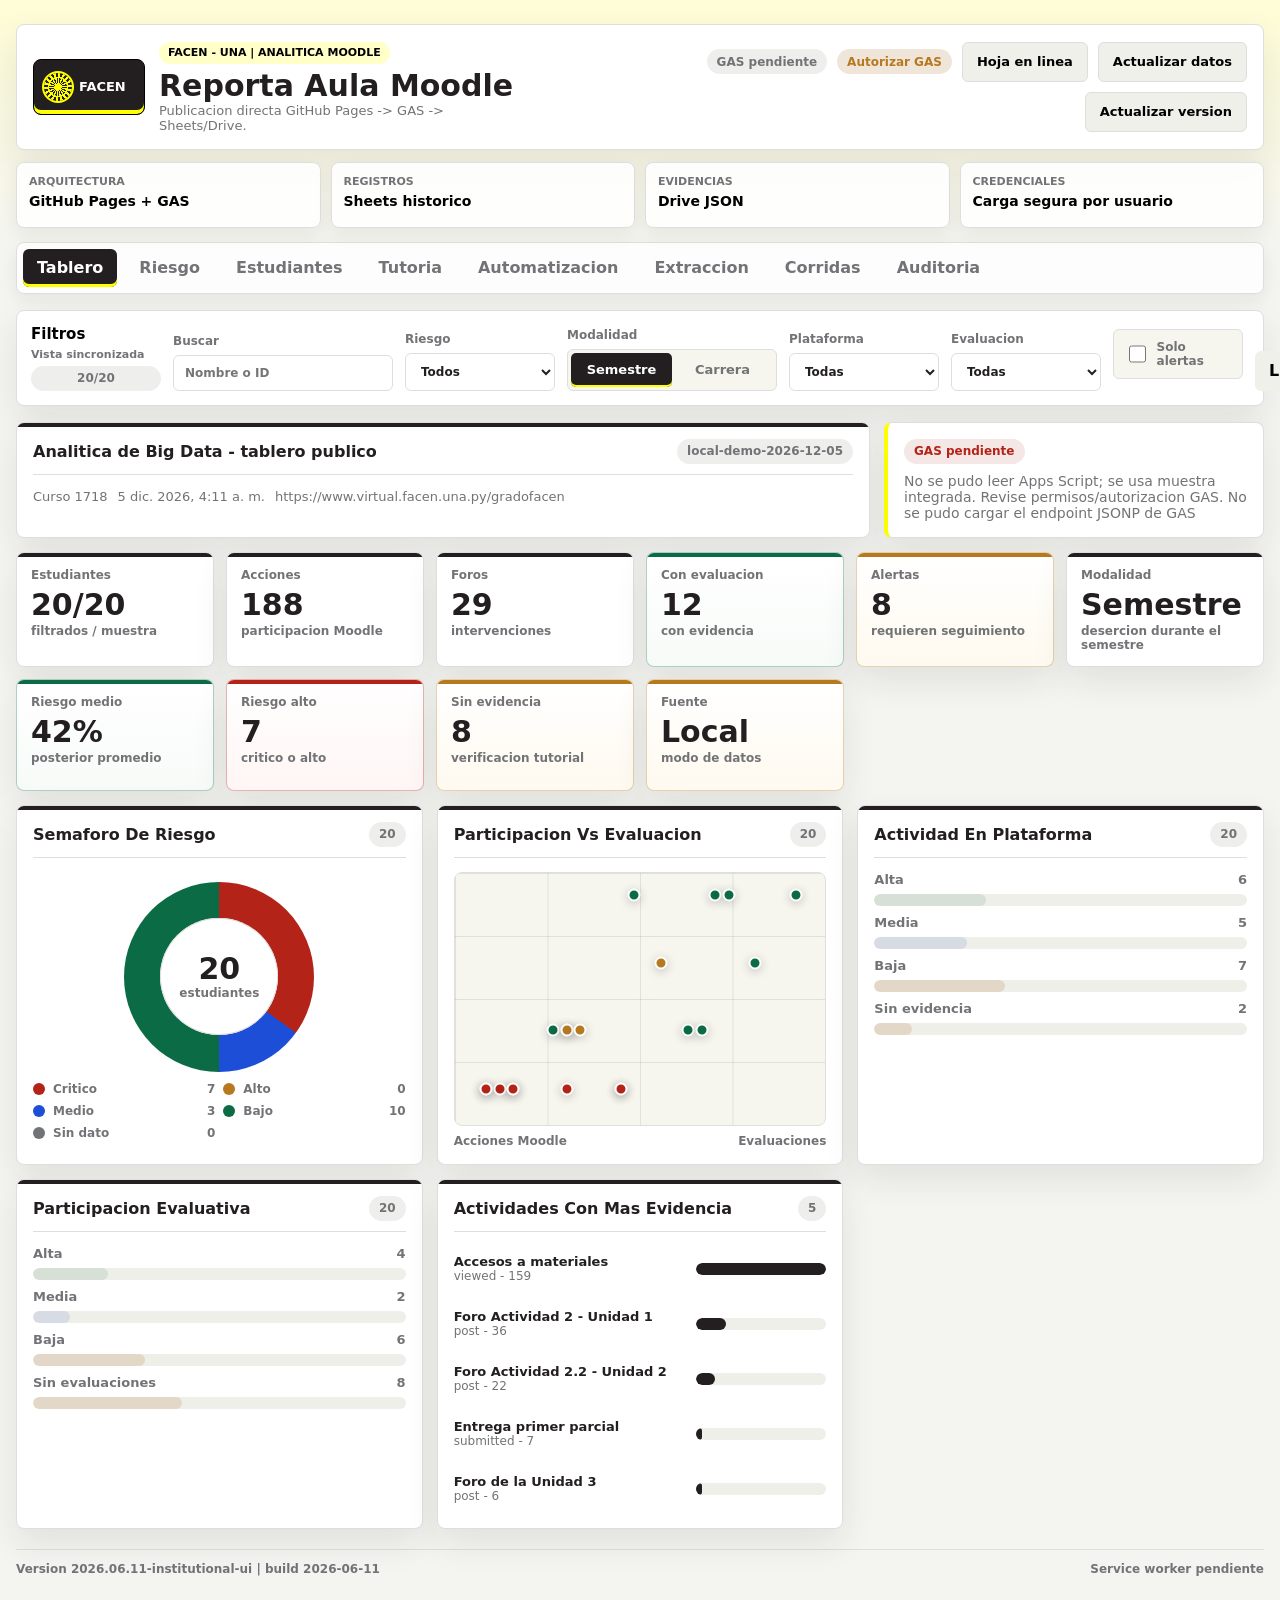
<file: index.html>
<!doctype html>
<html lang="es">
  <head>
    <meta charset="utf-8" />
    <meta name="viewport" content="width=device-width, initial-scale=1" />
    <meta name="theme-color" content="#231F20" />
    <title>Reporta Aula Moodle</title>
    <link rel="manifest" href="manifest.json" />
    <link rel="stylesheet" href="assets/pages-app.css?v=20260611-institutional-ui" />
  </head>
  <body>
    <main class="shell">
      <header class="topbar">
        <div class="brand-block">
          <div class="brand-mark" aria-hidden="true">
            <span class="brand-flower"></span>
            <strong>FACEN</strong>
          </div>
          <div class="brand-copy">
            <span class="eyebrow">FACEN - UNA | Analitica Moodle</span>
            <h1>Reporta Aula Moodle</h1>
            <p id="sheetTarget">Tablero operativo conectado con GAS, Google Sheets y Drive.</p>
          </div>
        </div>
        <div class="top-actions">
          <span id="authState" class="pill muted">Demo anonima</span>
          <span id="googleState" class="pill">GAS activo</span>
          <a
            class="sheet-button"
            href="https://docs.google.com/spreadsheets/d/1Ro2XmGKp9GH6Hj1zUtn_GW8WaMk4nlfVscO8vLO8a_8/edit?usp=sharing"
            target="_blank"
            rel="noopener noreferrer"
          >Hoja en linea</a>
          <button id="refreshRuns" class="secondary-action" type="button">Actualizar datos</button>
          <button id="updateVersion" class="secondary-action" type="button">Actualizar version</button>
          <button id="installApp" class="secondary-action" type="button" hidden>Instalar</button>
        </div>
      </header>

      <section class="ops-strip" aria-label="Estado operativo">
        <div>
          <span>Arquitectura</span>
          <strong>GitHub Pages + GAS</strong>
        </div>
        <div>
          <span>Registros</span>
          <strong>Sheets historico</strong>
        </div>
        <div>
          <span>Evidencias</span>
          <strong>Drive JSON</strong>
        </div>
        <div>
          <span>Credenciales</span>
          <strong>Carga segura por usuario</strong>
        </div>
      </section>

      <nav class="tabs" aria-label="Vistas">
        <button class="tab active" type="button" data-tab="dashboard">Tablero</button>
        <button class="tab" type="button" data-tab="risk">Riesgo</button>
        <button class="tab" type="button" data-tab="students">Estudiantes</button>
        <button class="tab" type="button" data-tab="tutor">Tutoria</button>
        <button class="tab" type="button" data-tab="automation">Automatizacion</button>
        <button class="tab" type="button" data-tab="extract">Extraccion</button>
        <button class="tab" type="button" data-tab="runs">Corridas</button>
        <button class="tab" type="button" data-tab="audit">Auditoria</button>
      </nav>

      <section class="filter-band" aria-label="Filtros globales">
        <div class="filter-heading">
          <strong>Filtros</strong>
          <small>Vista sincronizada</small>
          <span id="filterCount" class="pill muted">0/0</span>
        </div>
        <label>
          Buscar
          <input id="globalSearch" type="search" placeholder="Nombre o ID" />
        </label>
        <label>
          Riesgo
          <select id="riskFilter">
            <option value="all">Todos</option>
            <option value="critical-high">Critico y alto</option>
            <option value="critical">Critico</option>
            <option value="high">Alto</option>
            <option value="medium">Medio</option>
            <option value="low">Bajo</option>
          </select>
        </label>
        <div class="risk-mode-control" aria-label="Modalidad de desercion">
          <span>Modalidad</span>
          <div id="riskModeSwitch" class="segmented-control">
            <button class="active" type="button" data-risk-mode="semester">Semestre</button>
            <button type="button" data-risk-mode="career">Carrera</button>
          </div>
        </div>
        <label>
          Plataforma
          <select id="platformFilter">
            <option value="all">Todas</option>
            <option value="Alta">Alta</option>
            <option value="Media">Media</option>
            <option value="Baja">Baja</option>
            <option value="Sin evidencia">Sin evidencia</option>
          </select>
        </label>
        <label>
          Evaluacion
          <select id="evaluativeFilter">
            <option value="all">Todas</option>
            <option value="Alta">Alta</option>
            <option value="Media">Media</option>
            <option value="Baja">Baja</option>
            <option value="Sin evaluaciones">Sin evaluaciones</option>
          </select>
        </label>
        <label class="checkline block slim">
          <input id="alertOnly" type="checkbox" />
          Solo alertas
        </label>
        <button id="clearFilters" class="secondary" type="button">Limpiar</button>
      </section>

      <section id="dashboardView" class="view active">
        <section class="dashboard-head">
          <div class="panel course-panel">
            <div class="panel-head">
              <h2 id="courseTitle">Cargando reporte</h2>
              <span id="reportRunId" class="pill muted">--</span>
            </div>
            <div class="course-meta">
              <span id="courseId">Curso --</span>
              <span id="generatedAt">--</span>
              <span id="moodleBase">Moodle</span>
            </div>
          </div>
          <section class="status-card">
            <div>
              <span id="currentStatus" class="pill muted">Cargando</span>
              <p id="statusMessage">Conectando GitHub Pages con Apps Script.</p>
            </div>
          </section>
        </section>

        <section id="kpiGrid" class="kpi-grid"></section>

        <section class="analytics-grid">
          <article class="panel risk-donut-panel">
            <div class="panel-head">
              <h2>Semaforo De Riesgo</h2>
              <span id="riskDonutTotal" class="pill muted">0</span>
            </div>
            <div id="riskDonut" class="donut-wrap"></div>
            <div id="riskDonutLegend" class="legend-grid"></div>
          </article>

          <article class="panel scatter-panel">
            <div class="panel-head">
              <h2>Participacion Vs Evaluacion</h2>
              <span id="scatterTotal" class="pill muted">0</span>
            </div>
            <div id="scatterPlot" class="scatter-plot"></div>
            <div class="axis-copy">
              <span>Acciones Moodle</span>
              <span>Evaluaciones</span>
            </div>
          </article>

          <article class="panel">
            <div class="panel-head">
              <h2>Actividad En Plataforma</h2>
              <span id="platformTotal" class="pill muted">0</span>
            </div>
            <div id="platformBars" class="bar-stack"></div>
          </article>

          <article class="panel">
            <div class="panel-head">
              <h2>Participacion Evaluativa</h2>
              <span id="evaluativeTotal" class="pill muted">0</span>
            </div>
            <div id="evaluativeBars" class="bar-stack"></div>
          </article>

          <article class="panel activity-panel">
            <div class="panel-head">
              <h2>Actividades Con Mas Evidencia</h2>
              <span id="activityCount" class="pill muted">0</span>
            </div>
            <div id="activityBars" class="activity-bars"></div>
          </article>
        </section>
      </section>

      <section id="riskView" class="view">
        <section id="modelKpis" class="kpi-grid compact-wide"></section>
        <section class="risk-layout">
          <article class="panel">
            <div class="panel-head">
              <h2>Probabilidad De Desercion</h2>
              <span id="riskTotal" class="pill muted">0</span>
            </div>
            <span id="activeRiskMode" class="pill muted">Semestre</span>
            <div id="riskBars" class="bar-stack"></div>
          </article>

          <article class="panel">
            <div class="panel-head">
              <h2>Bandas De Probabilidad</h2>
              <span id="probabilityBandTotal" class="pill muted">0</span>
            </div>
            <div id="probabilityBands" class="bar-stack"></div>
          </article>

          <article class="panel risk-table-panel">
            <div class="panel-head">
              <h2>Priorizacion</h2>
              <span id="riskHighCount" class="pill muted">0</span>
            </div>
            <div id="riskTable" class="risk-table"></div>
          </article>

          <article class="panel bayes-panel">
            <div class="panel-head">
              <h2>Ruta Bayesiana Del Pronostico</h2>
              <span id="bayesStepCount" class="pill muted">0</span>
            </div>
            <div class="bayes-summary">
              <div>
                <span>Caso trazado</span>
                <strong id="bayesSubject">Sin datos</strong>
              </div>
              <div>
                <span>Prior</span>
                <strong id="bayesPrior">0%</strong>
              </div>
              <div>
                <span>Posterior</span>
                <strong id="bayesPosterior">0%</strong>
              </div>
              <div>
                <span>Ajuste total</span>
                <strong id="bayesDelta">0 pp</strong>
              </div>
            </div>
            <div id="bayesFlow" class="bayes-flow"></div>
          </article>

          <article class="panel evidence-panel">
            <div class="panel-head">
              <h2>Evidencia Bayesiana</h2>
              <span id="evidenceCount" class="pill muted">0</span>
            </div>
            <div id="evidenceTable" class="evidence-table"></div>
          </article>
        </section>
      </section>

      <section id="studentsView" class="view">
        <section class="students-layout">
          <article class="panel students-panel">
            <div class="panel-head">
              <h2>Estudiantes</h2>
              <span id="studentCount" class="pill muted">0</span>
            </div>
            <div class="student-tools">
              <input id="studentSearch" type="search" placeholder="Buscar" />
              <select id="studentFilter" aria-label="Filtro de estudiantes">
                <option value="all">Todos</option>
                <option value="high-risk">Riesgo alto</option>
                <option value="alerts">Con alerta</option>
                <option value="without-evidence">Sin evidencia</option>
                <option value="without-grades">Sin evaluaciones</option>
              </select>
            </div>
            <div id="studentsTable" class="students-table"></div>
          </article>

          <aside class="panel detail-panel">
            <div class="panel-head">
              <h2>Detalle</h2>
              <span id="detailAlert" class="pill muted">--</span>
            </div>
            <div id="studentDetail" class="student-detail"></div>
          </aside>
        </section>
      </section>

      <section id="tutorView" class="view">
        <section class="tutor-layout">
          <article class="panel">
            <div class="panel-head">
              <h2>Desempeno Del Tutor</h2>
              <span id="tutorLevel" class="pill muted">Sin dato</span>
            </div>
            <div id="tutorKpis" class="kpi-grid compact"></div>
          </article>

          <article class="panel">
            <div class="panel-head">
              <h2>Actividad Tutorial</h2>
              <span id="tutorActivityCount" class="pill muted">0</span>
            </div>
            <div id="tutorActivityBars" class="activity-bars"></div>
          </article>

          <article class="panel tutor-roster-panel">
            <div class="panel-head">
              <h2>Tutores Identificados</h2>
              <span id="tutorRosterCount" class="pill muted">0</span>
            </div>
            <div id="tutorRoster" class="tutor-roster"></div>
          </article>
        </section>
      </section>

      <section id="automationView" class="view">
        <section class="automation-layout">
          <article class="panel">
            <div class="panel-head">
              <h2>Automatizacion Semanal</h2>
              <span id="automationState" class="pill">Propuesta</span>
            </div>
            <div id="automationDetail" class="detail-grid single"></div>
          </article>

          <article class="panel">
            <div class="panel-head">
              <h2>Flujo Previsto</h2>
              <span class="pill muted">Institucional</span>
            </div>
            <div class="timeline-list">
              <div><strong>1</strong><span>Extraer participacion Moodle semanalmente.</span></div>
              <div><strong>2</strong><span>Calcular indicadores y riesgo bayesiano trazable.</span></div>
              <div><strong>3</strong><span>Guardar resumen y auditoria en Google Sheets.</span></div>
              <div><strong>4</strong><span>Guardar evidencias JSON en la carpeta Drive configurada.</span></div>
            </div>
          </article>
        </section>
      </section>

      <section id="extractView" class="view">
        <section class="extract-grid">
          <form id="runForm" class="panel">
            <div class="panel-head">
              <h2>Conexion GAS</h2>
              <span class="pill muted">Sheets + Drive</span>
            </div>
            <label>
              Apps Script Web App
              <input id="gasUrl" name="gas_url" type="url" placeholder="https://script.google.com/macros/s/XXXXX/exec" />
            </label>
            <label>
              Aula Moodle
              <input name="moodle_base_url" type="url" value="https://www.virtual.facen.una.py/gradofacen" />
            </label>
            <div class="grid-two">
              <label>
                Curso ID
                <input name="course_id" type="number" min="1" value="1718" />
              </label>
              <label>
                Actividades max.
                <input name="max_activities" type="number" min="1" max="60" value="25" />
              </label>
            </div>
            <div class="grid-two">
              <label>
                Hoja de registros
                <input name="spreadsheet_id" value="1Ro2XmGKp9GH6Hj1zUtn_GW8WaMk4nlfVscO8vLO8a_8" readonly />
              </label>
              <div class="credential-box">
                <span>Modo credenciales</span>
                <strong id="credentialStatus">Carga por usuario</strong>
              </div>
            </div>
            <label>
              Nota
              <textarea name="notes" rows="3">Cada usuario carga sus credenciales en el modulo seguro de Apps Script. La contrasena se usa solo para la corrida y no se guarda en Sheets, Drive ni GitHub Pages.</textarea>
            </label>
            <div class="form-row">
              <button id="runButton" type="submit">Verificar GAS</button>
              <button id="generateExtraction" type="button">Generar extraccion Moodle</button>
              <button id="generateDemo" class="secondary" type="button">Generar muestra</button>
              <a class="buttonlike secondary" href="https://docs.google.com/spreadsheets/d/1Ro2XmGKp9GH6Hj1zUtn_GW8WaMk4nlfVscO8vLO8a_8/edit?usp=sharing" target="_blank" rel="noopener noreferrer">Abrir hoja</a>
              <a class="buttonlike secondary" href="https://script.google.com/u/0/home/projects/1_wepzWMyJH-DgdhE3Wsu_Ci0QSikfhEcgWJipJdhXAjyYIfEq5up3hz-/edit" target="_blank" rel="noopener noreferrer">Abrir GAS</a>
              <a class="buttonlike secondary" href="https://github.com/diegomezapy/reporta_aula_moodle">Repositorio</a>
            </div>
          </form>

          <article class="panel secure-extractor-panel">
            <div class="panel-head">
              <h2>Carga segura Moodle</h2>
              <a id="openSecureExtractor" class="buttonlike secondary" href="https://script.google.com/macros/s/AKfycbxuC1G3DN8tRh__ytHyaYYr24jWK_8-sxRuuuwl2jtMPzTMyLfFAcBkZ32xGdF0FtLTDA/exec?view=extractor" target="_blank" rel="noopener noreferrer">Abrir modulo</a>
            </div>
            <iframe id="gasExtractorFrame" class="gas-extractor-frame" title="Carga segura de credenciales Moodle por Apps Script"></iframe>
          </article>

          <article class="panel result-panel">
            <div class="panel-head">
              <h2>Evidencias</h2>
              <span id="fileCount" class="pill muted">0</span>
            </div>
            <div id="files" class="file-list"></div>
          </article>
        </section>
      </section>

      <section id="runsView" class="view">
        <section class="panel runs-panel">
          <div class="panel-head">
            <h2>Corridas</h2>
            <span id="runCount" class="pill muted">0</span>
          </div>
          <div id="runsTable" class="runs-table"></div>
        </section>
      </section>

      <section id="auditView" class="view">
        <section class="panel">
          <div class="panel-head">
            <h2>Auditoria Y Buenas Practicas</h2>
            <span id="auditCount" class="pill muted">0</span>
          </div>
          <div id="auditTable" class="audit-table"></div>
        </section>
      </section>
      <footer class="app-footer">
        <span id="versionStamp">Version --</span>
        <span id="cacheState">Cache pendiente</span>
      </footer>
    </main>
    <script src="assets/pages-app.js?v=20260611-institutional-ui"></script>
  </body>
</html>
</file>
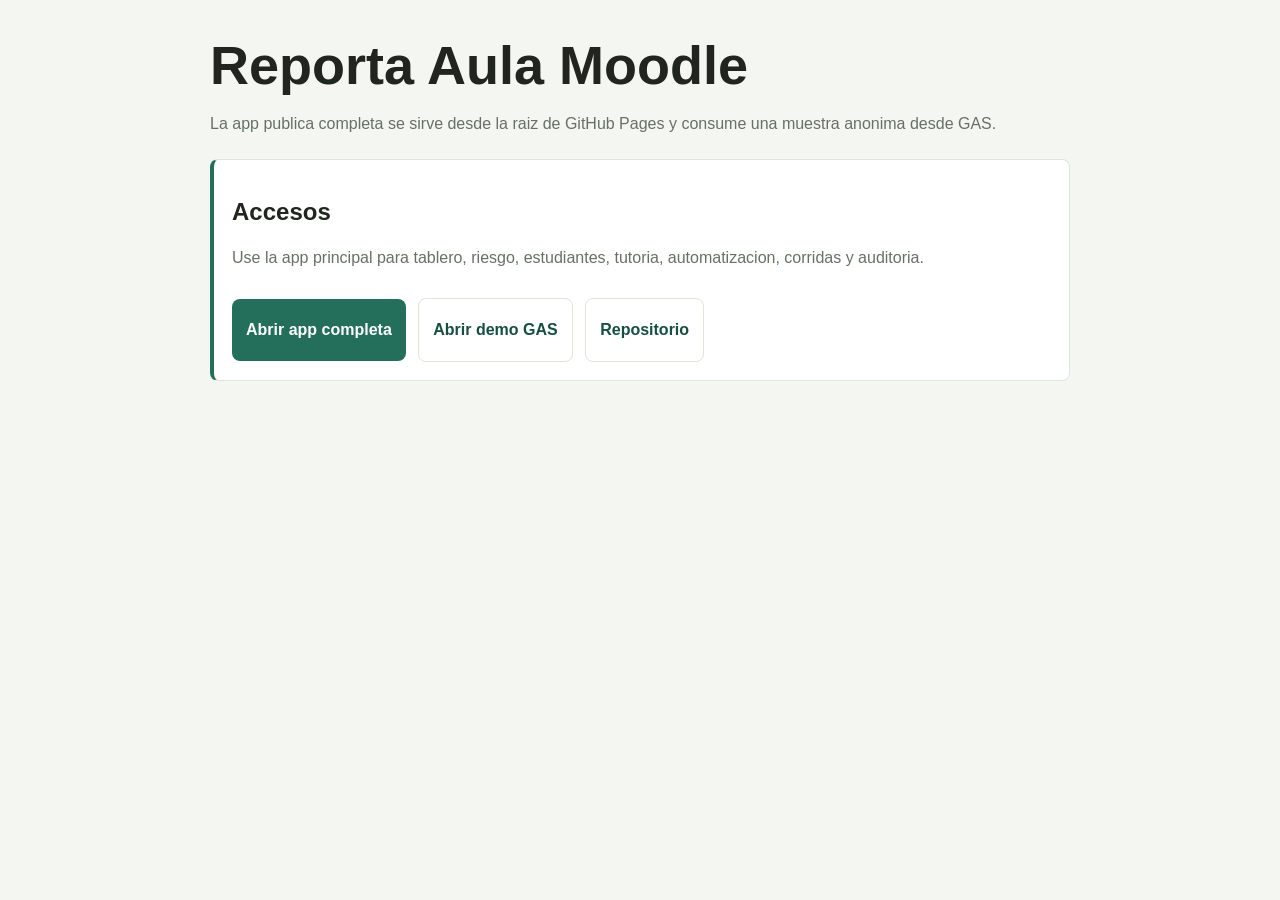
<file: docs/index.html>
<!doctype html>
<html lang="es">
  <head>
    <meta charset="utf-8" />
    <meta name="viewport" content="width=device-width, initial-scale=1" />
    <title>Reporta Aula Moodle - Documentacion</title>
    <style>
      body {
        margin: 0;
        min-height: 100vh;
        background: #f4f6f2;
        color: #20251f;
        font-family: Arial, Helvetica, sans-serif;
      }

      main {
        width: min(860px, calc(100% - 32px));
        margin: 0 auto;
        padding: 34px 0;
      }

      h1 {
        margin: 0 0 10px;
        font-size: clamp(30px, 6vw, 54px);
      }

      p {
        color: #667164;
        line-height: 1.55;
      }

      .panel {
        margin-top: 22px;
        border: 1px solid #dfe5dc;
        border-left: 4px solid #246f5c;
        border-radius: 8px;
        background: #ffffff;
        padding: 18px;
      }

      a {
        display: inline-flex;
        align-items: center;
        justify-content: center;
        min-height: 42px;
        margin: 12px 8px 0 0;
        border-radius: 8px;
        background: #246f5c;
        color: #ffffff;
        padding: 10px 14px;
        font-weight: 700;
        text-decoration: none;
      }

      a.secondary {
        border: 1px solid #dfe5dc;
        background: #ffffff;
        color: #164f42;
      }
    </style>
  </head>
  <body>
    <main>
      <h1>Reporta Aula Moodle</h1>
      <p>La app publica completa se sirve desde la raiz de GitHub Pages y consume una muestra anonima desde GAS.</p>
      <section class="panel">
        <h2>Accesos</h2>
        <p>Use la app principal para tablero, riesgo, estudiantes, tutoria, automatizacion, corridas y auditoria.</p>
        <a href="https://diegomezapy.github.io/reporta_aula_moodle/">Abrir app completa</a>
        <a class="secondary" href="https://script.google.com/macros/s/AKfycbzzr2X40ajp0AlTeD4jbHNZzsugkGeHzVtEa_s73kZTJQhQuCe0FrHaLg0PAwu7vHa-qg/exec">Abrir demo GAS</a>
        <a class="secondary" href="https://github.com/diegomezapy/reporta_aula_moodle">Repositorio</a>
      </section>
    </main>
  </body>
</html>
</file>
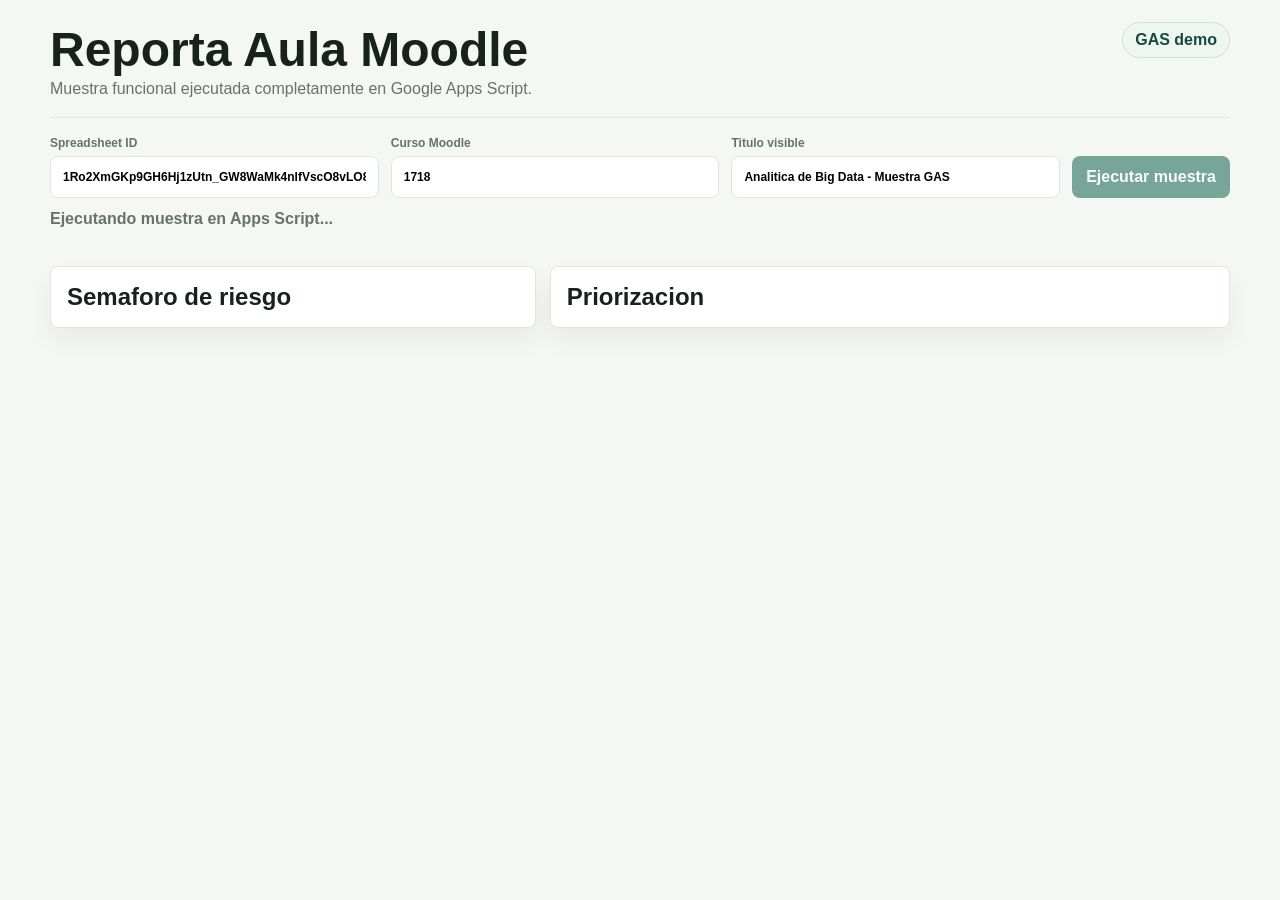
<file: gas/Index.html>
<!doctype html>
<html lang="es">
  <head>
    <base target="_top" />
    <meta charset="utf-8" />
    <meta name="viewport" content="width=device-width, initial-scale=1" />
    <style>
      :root {
        --bg: #f5f7f4;
        --panel: #ffffff;
        --ink: #17221d;
        --muted: #64736b;
        --line: #dfe6df;
        --brand: #246f5c;
        --good: #22724f;
        --warn: #a15f1b;
        --bad: #a13b35;
      }

      * {
        box-sizing: border-box;
      }

      body {
        margin: 0;
        background: var(--bg);
        color: var(--ink);
        font-family: Arial, Helvetica, sans-serif;
      }

      main {
        width: min(1180px, calc(100% - 28px));
        margin: 0 auto;
        padding: 22px 0 36px;
      }

      header {
        display: flex;
        justify-content: space-between;
        gap: 16px;
        align-items: flex-start;
        border-bottom: 1px solid var(--line);
        padding-bottom: 16px;
      }

      h1,
      h2,
      p {
        margin: 0;
      }

      h1 {
        font-size: clamp(28px, 5vw, 48px);
      }

      p {
        color: var(--muted);
        line-height: 1.5;
      }

      .badge {
        border: 1px solid #cfe1d9;
        border-radius: 999px;
        background: #edf6f1;
        color: #164a3d;
        font-weight: 700;
        padding: 8px 12px;
        white-space: nowrap;
      }

      .grid {
        display: grid;
        grid-template-columns: repeat(4, minmax(0, 1fr));
        gap: 12px;
        margin-top: 18px;
      }

      .panel,
      .kpi {
        border: 1px solid var(--line);
        border-radius: 8px;
        background: var(--panel);
        padding: 16px;
        box-shadow: 0 12px 24px rgba(24, 36, 29, 0.06);
      }

      .kpi span {
        display: block;
        color: var(--muted);
        font-size: 12px;
        font-weight: 700;
      }

      .kpi strong {
        display: block;
        margin-top: 8px;
        font-size: 28px;
      }

      .toolbar {
        display: grid;
        grid-template-columns: repeat(3, minmax(0, 1fr)) auto;
        gap: 12px;
        margin-top: 18px;
        align-items: end;
      }

      label {
        display: grid;
        gap: 6px;
        color: var(--muted);
        font-size: 12px;
        font-weight: 700;
      }

      input {
        min-height: 42px;
        border: 1px solid var(--line);
        border-radius: 8px;
        padding: 10px 12px;
        font: inherit;
      }

      button {
        min-height: 42px;
        border: 0;
        border-radius: 8px;
        background: var(--brand);
        color: #ffffff;
        cursor: pointer;
        font: inherit;
        font-weight: 700;
        padding: 10px 14px;
      }

      button:disabled {
        opacity: 0.6;
      }

      .layout {
        display: grid;
        grid-template-columns: 1fr 1.4fr;
        gap: 14px;
        margin-top: 14px;
      }

      .bars {
        display: grid;
        gap: 10px;
      }

      .bar-label {
        display: flex;
        justify-content: space-between;
        gap: 12px;
        color: var(--muted);
        font-weight: 700;
      }

      .track {
        height: 10px;
        border-radius: 999px;
        background: #edf1ec;
        overflow: hidden;
      }

      .fill {
        height: 100%;
        border-radius: inherit;
        background: var(--brand);
      }

      table {
        width: 100%;
        border-collapse: collapse;
        font-size: 13px;
      }

      th,
      td {
        border-bottom: 1px solid var(--line);
        padding: 10px 8px;
        text-align: left;
        vertical-align: top;
      }

      th {
        color: var(--muted);
        font-size: 11px;
        text-transform: uppercase;
      }

      .risk-Critico,
      .risk-Alto {
        color: var(--bad);
        font-weight: 700;
      }

      .risk-Medio {
        color: var(--warn);
        font-weight: 700;
      }

      .risk-Bajo {
        color: var(--good);
        font-weight: 700;
      }

      #status {
        margin-top: 12px;
        min-height: 24px;
        color: var(--muted);
        font-weight: 700;
      }

      @media (max-width: 860px) {
        header,
        .toolbar,
        .layout,
        .grid {
          grid-template-columns: 1fr;
        }
      }
    </style>
  </head>
  <body>
    <main>
      <header>
        <div>
          <h1>Reporta Aula Moodle</h1>
          <p>Muestra funcional ejecutada completamente en Google Apps Script.</p>
        </div>
        <span class="badge">GAS demo</span>
      </header>

      <section class="toolbar">
        <label>
          Spreadsheet ID
          <input id="spreadsheetId" value="1Ro2XmGKp9GH6Hj1zUtn_GW8WaMk4nlfVscO8vLO8a_8" />
        </label>
        <label>
          Curso Moodle
          <input id="courseId" value="1718" />
        </label>
        <label>
          Titulo visible
          <input id="courseTitle" value="Analitica de Big Data - Muestra GAS" />
        </label>
        <button id="runButton" type="button">Ejecutar muestra</button>
      </section>
      <div id="status">Listo.</div>

      <section id="kpis" class="grid"></section>

      <section class="layout">
        <article class="panel">
          <h2>Semaforo de riesgo</h2>
          <div id="bars" class="bars"></div>
        </article>
        <article class="panel">
          <h2>Priorizacion</h2>
          <div id="table"></div>
        </article>
      </section>
    </main>

    <script>
      const statusBox = document.querySelector("#status");
      const runButton = document.querySelector("#runButton");
      const kpis = document.querySelector("#kpis");
      const bars = document.querySelector("#bars");
      const table = document.querySelector("#table");

      function percent(value) {
        return `${Math.round(Number(value || 0) * 100)}%`;
      }

      function number(value) {
        return new Intl.NumberFormat("es-PY").format(value || 0);
      }

      function kpi(label, value, sub) {
        const item = document.createElement("article");
        item.className = "kpi";
        item.innerHTML = `<span>${label}</span><strong>${value}</strong><span>${sub || ""}</span>`;
        return item;
      }

      function render(report) {
        const rows = report.summaries || [];
        const model = report.model_version || "gas_demo";
        kpis.replaceChildren(
          kpi("Estudiantes", number(report.kpis.total_students), "muestra"),
          kpi("Alertas", number(report.kpis.alerts), "seguimiento"),
          kpi("Riesgo medio", percent(report.kpis.average_risk), model),
          kpi("Acciones", number(report.kpis.actions), "Moodle demo"),
        );

        const total = Math.max(rows.length, 1);
        bars.replaceChildren();
        ["Critico", "Alto", "Medio", "Bajo"].forEach((level) => {
          const count = Number((report.kpis.risk || {})[level] || 0);
          const row = document.createElement("div");
          row.innerHTML = `
            <div class="bar-label"><span>${level}</span><strong>${count}</strong></div>
            <div class="track"><div class="fill" style="width:${Math.round((count / total) * 100)}%"></div></div>
          `;
          bars.appendChild(row);
        });

        const sorted = [...rows].sort((a, b) => Number(b.bayesian_posterior_probability) - Number(a.bayesian_posterior_probability));
        table.innerHTML = `
          <table>
            <thead><tr><th>Estudiante</th><th>Posterior</th><th>Riesgo</th><th>Evidencia</th></tr></thead>
            <tbody>
              ${sorted
                .map(
                  (row) => `
                <tr>
                  <td><strong>${row.name}</strong><br><small>${row.email}</small></td>
                  <td>${percent(row.bayesian_posterior_probability)}</td>
                  <td class="risk-${row.desertion_risk_level}">${row.desertion_risk_level}</td>
                  <td>${row.desertion_risk_factors}</td>
                </tr>`,
                )
                .join("")}
            </tbody>
          </table>
        `;
      }

      function runSample() {
        runButton.disabled = true;
        statusBox.textContent = "Ejecutando muestra en Apps Script...";
        const form = {
          spreadsheetId: document.querySelector("#spreadsheetId").value.trim(),
          courseId: document.querySelector("#courseId").value.trim(),
          courseTitle: document.querySelector("#courseTitle").value.trim(),
        };
        google.script.run
          .withSuccessHandler((result) => {
            runButton.disabled = false;
            if (!result || !result.ok) {
              statusBox.textContent = (result && result.error) || "No se pudo ejecutar.";
              return;
            }
            statusBox.textContent = `Muestra ejecutada y guardada en Sheets. Run: ${result.report.run_id}`;
            render(result.report);
          })
          .withFailureHandler((error) => {
            runButton.disabled = false;
            statusBox.textContent = error.message || String(error);
          })
          .runGasSample(form);
      }

      runButton.addEventListener("click", runSample);
      runSample();
    </script>
  </body>
</html>
</file>
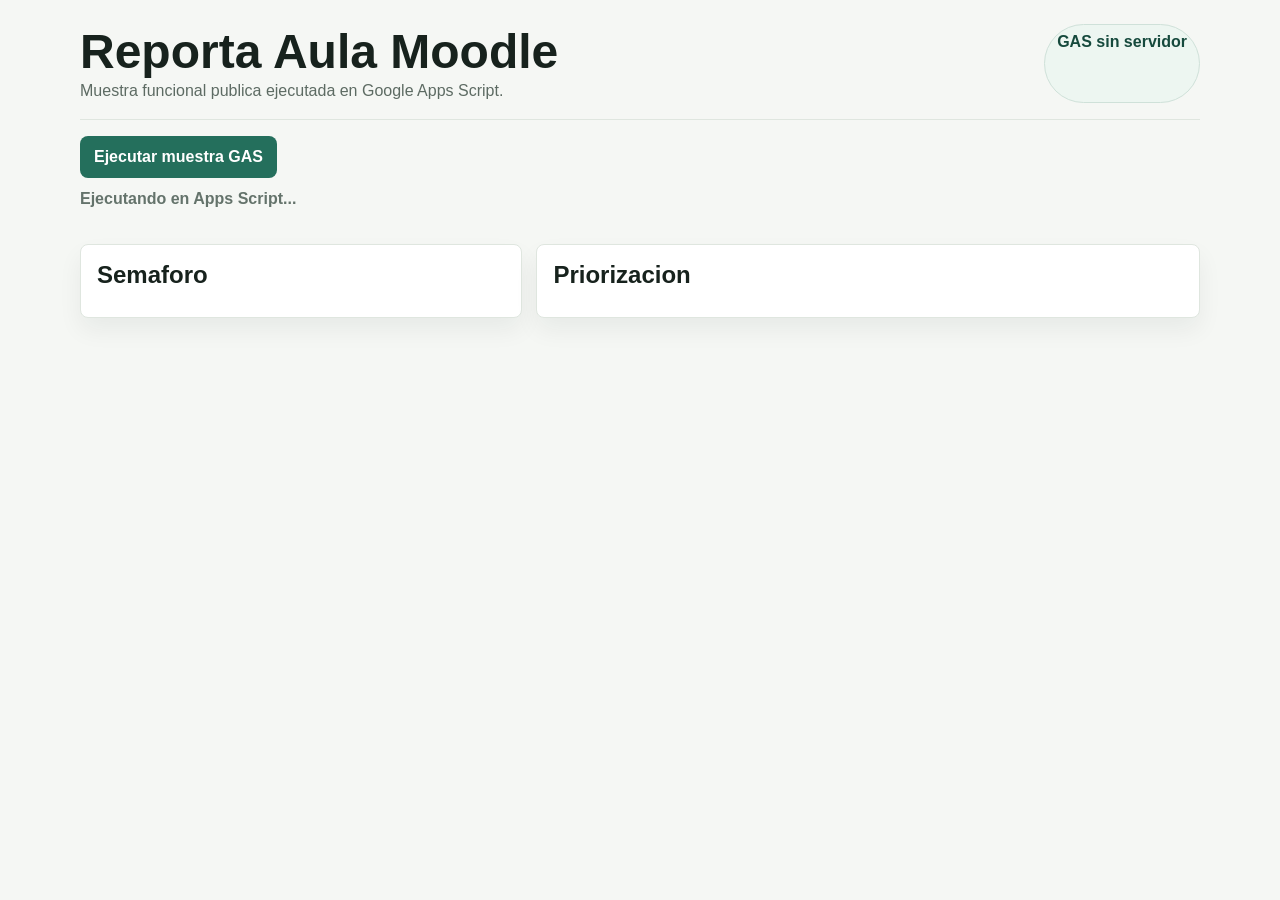
<file: gas_public_demo/Index.html>
<!doctype html>
<html lang="es">
  <head>
    <base target="_top" />
    <meta charset="utf-8" />
    <meta name="viewport" content="width=device-width, initial-scale=1" />
    <style>
      body { margin: 0; background: #f5f7f4; color: #17221d; font-family: Arial, Helvetica, sans-serif; }
      main { width: min(1120px, calc(100% - 28px)); margin: 0 auto; padding: 24px 0; }
      header { display: flex; justify-content: space-between; gap: 16px; border-bottom: 1px solid #dfe6df; padding-bottom: 16px; }
      h1, h2, p { margin: 0; }
      h1 { font-size: clamp(28px, 5vw, 48px); }
      p { color: #5d6b63; line-height: 1.5; }
      .badge { border: 1px solid #cfe1d9; border-radius: 999px; background: #edf6f1; color: #164a3d; padding: 8px 12px; font-weight: 700; white-space: nowrap; }
      .grid { display: grid; grid-template-columns: repeat(4, minmax(0, 1fr)); gap: 12px; margin-top: 18px; }
      .panel, .kpi { border: 1px solid #dfe6df; border-radius: 8px; background: #fff; padding: 16px; box-shadow: 0 12px 24px rgba(24, 36, 29, .06); }
      .kpi span { display: block; color: #64736b; font-size: 12px; font-weight: 700; }
      .kpi strong { display: block; margin-top: 8px; font-size: 28px; }
      button { margin-top: 16px; min-height: 42px; border: 0; border-radius: 8px; background: #246f5c; color: #fff; cursor: pointer; font: inherit; font-weight: 700; padding: 10px 14px; }
      .layout { display: grid; grid-template-columns: 1fr 1.5fr; gap: 14px; margin-top: 14px; }
      .bars { display: grid; gap: 10px; margin-top: 12px; }
      .bar-label { display: flex; justify-content: space-between; color: #64736b; font-weight: 700; }
      .track { height: 10px; border-radius: 999px; background: #edf1ec; overflow: hidden; }
      .fill { height: 100%; border-radius: inherit; background: #246f5c; }
      table { width: 100%; border-collapse: collapse; font-size: 13px; margin-top: 12px; }
      th, td { border-bottom: 1px solid #dfe6df; padding: 10px 8px; text-align: left; vertical-align: top; }
      th { color: #64736b; font-size: 11px; text-transform: uppercase; }
      .Critico, .Alto { color: #a13b35; font-weight: 700; }
      .Medio { color: #a15f1b; font-weight: 700; }
      .Bajo { color: #22724f; font-weight: 700; }
      #status { margin-top: 12px; color: #64736b; font-weight: 700; min-height: 22px; }
      @media (max-width: 820px) { header, .grid, .layout { grid-template-columns: 1fr; display: grid; } }
    </style>
  </head>
  <body>
    <main>
      <header>
        <div>
          <h1>Reporta Aula Moodle</h1>
          <p>Muestra funcional publica ejecutada en Google Apps Script.</p>
        </div>
        <span class="badge">GAS sin servidor</span>
      </header>
      <button id="runButton" type="button">Ejecutar muestra GAS</button>
      <div id="status">Preparando...</div>
      <section id="kpis" class="grid"></section>
      <section class="layout">
        <article class="panel">
          <h2>Semaforo</h2>
          <div id="bars" class="bars"></div>
        </article>
        <article class="panel">
          <h2>Priorizacion</h2>
          <div id="table"></div>
        </article>
      </section>
    </main>
    <script>
      const statusBox = document.querySelector("#status");
      const runButton = document.querySelector("#runButton");
      const kpis = document.querySelector("#kpis");
      const bars = document.querySelector("#bars");
      const table = document.querySelector("#table");
      const percent = (value) => `${Math.round(Number(value || 0) * 100)}%`;
      const number = (value) => new Intl.NumberFormat("es-PY").format(value || 0);
      function kpi(label, value, sub) {
        const item = document.createElement("article");
        item.className = "kpi";
        item.innerHTML = `<span>${label}</span><strong>${value}</strong><span>${sub || ""}</span>`;
        return item;
      }
      function render(report) {
        const rows = report.summaries || [];
        kpis.replaceChildren(
          kpi("Estudiantes", number(report.kpis.total), "muestra"),
          kpi("Alertas", number(report.kpis.alerts), "seguimiento"),
          kpi("Riesgo medio", percent(report.kpis.avgRisk), report.modelVersion),
          kpi("Acciones", number(report.kpis.actions), "Moodle demo"),
        );
        bars.replaceChildren();
        ["Critico", "Alto", "Medio", "Bajo"].forEach((level) => {
          const count = Number((report.kpis.risk || {})[level] || 0);
          const item = document.createElement("div");
          item.innerHTML = `<div class="bar-label"><span>${level}</span><strong>${count}</strong></div><div class="track"><div class="fill" style="width:${Math.round((count / Math.max(rows.length, 1)) * 100)}%"></div></div>`;
          bars.appendChild(item);
        });
        const sorted = [...rows].sort((a, b) => Number(b.posterior) - Number(a.posterior));
        table.innerHTML = `<table><thead><tr><th>Estudiante</th><th>Posterior</th><th>Riesgo</th><th>Evidencia</th></tr></thead><tbody>${sorted.map((row) => `<tr><td><strong>${row.name}</strong><br><small>${row.userId}</small></td><td>${percent(row.posterior)}</td><td class="${row.riskLevel}">${row.riskLevel}</td><td>${row.evidence}</td></tr>`).join("")}</tbody></table>`;
      }
      function run() {
        runButton.disabled = true;
        statusBox.textContent = "Ejecutando en Apps Script...";
        google.script.run
          .withSuccessHandler((result) => {
            runButton.disabled = false;
            if (!result || !result.ok) {
              statusBox.textContent = "No se pudo ejecutar la muestra.";
              return;
            }
            statusBox.textContent = `Ejecutado: ${result.report.runId}`;
            render(result.report);
          })
          .withFailureHandler((error) => {
            runButton.disabled = false;
            statusBox.textContent = error.message || String(error);
          })
          .runGasSample();
      }
      runButton.addEventListener("click", run);
      run();
    </script>
  </body>
</html>
</file>
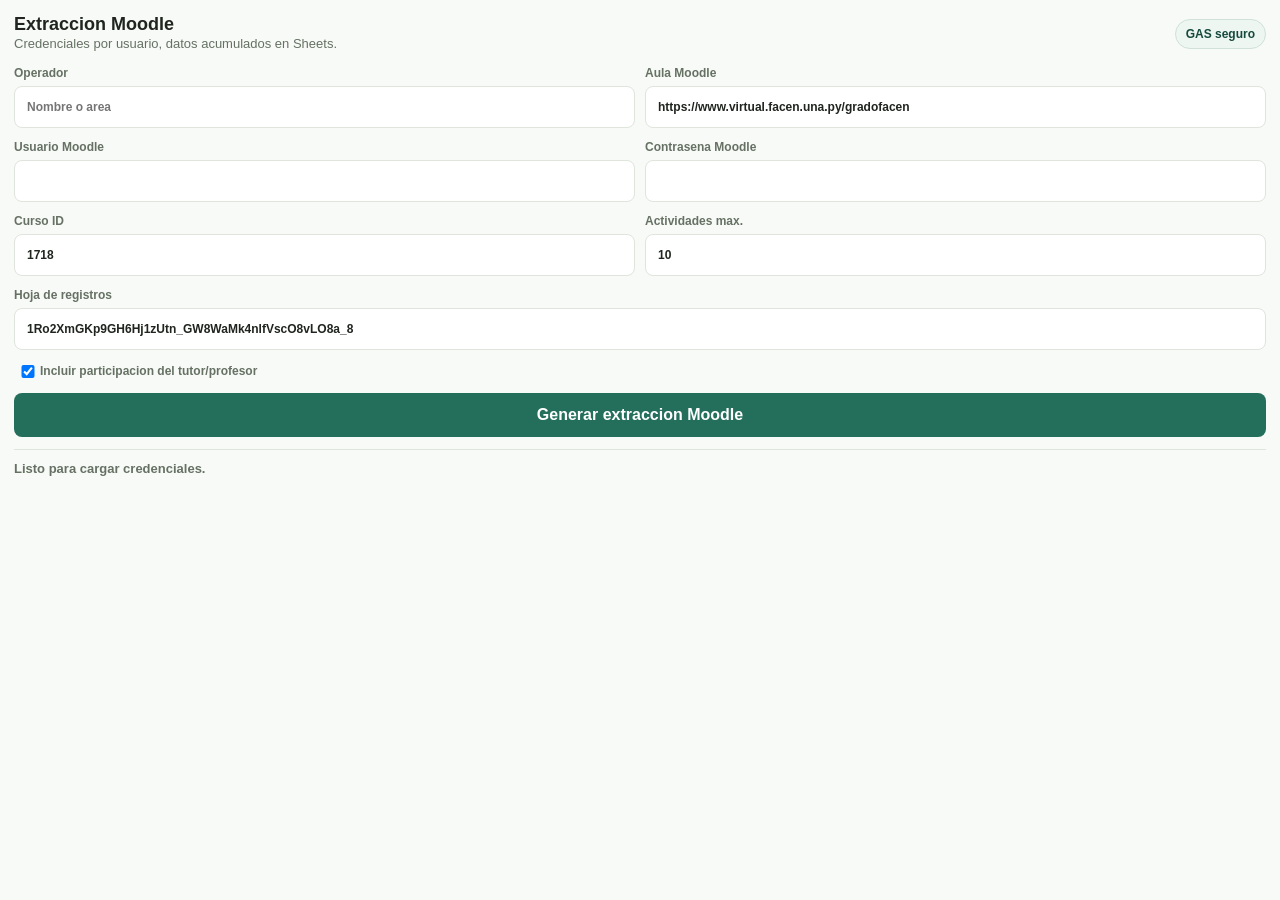
<file: gas/Extractor.html>
<!doctype html>
<html lang="es">
  <head>
    <base target="_top" />
    <meta charset="utf-8" />
    <meta name="viewport" content="width=device-width, initial-scale=1" />
    <style>
      :root {
        --bg: #f7faf6;
        --surface: #ffffff;
        --ink: #20251f;
        --muted: #667164;
        --line: #dfe5dc;
        --accent: #246f5c;
        --good: #22724f;
        --warn: #a35d17;
        --bad: #a13b35;
      }

      * {
        box-sizing: border-box;
      }

      body {
        margin: 0;
        background: var(--bg);
        color: var(--ink);
        font-family: Arial, Helvetica, sans-serif;
      }

      main {
        display: grid;
        gap: 12px;
        padding: 14px;
      }

      header {
        display: flex;
        justify-content: space-between;
        gap: 12px;
        align-items: center;
      }

      h1,
      p {
        margin: 0;
      }

      h1 {
        font-size: 18px;
      }

      p,
      .status {
        color: var(--muted);
        font-size: 13px;
        line-height: 1.45;
      }

      form {
        display: grid;
        gap: 12px;
      }

      .grid-two {
        display: grid;
        grid-template-columns: repeat(2, minmax(0, 1fr));
        gap: 10px;
      }

      label,
      .checkline {
        display: grid;
        gap: 6px;
        color: var(--muted);
        font-size: 12px;
        font-weight: 700;
      }

      input {
        width: 100%;
        min-height: 42px;
        border: 1px solid var(--line);
        border-radius: 8px;
        padding: 10px 12px;
        background: #ffffff;
        color: var(--ink);
        font: inherit;
      }

      .checkline {
        grid-template-columns: 20px 1fr;
        align-items: center;
      }

      .checkline input {
        min-height: auto;
      }

      button {
        min-height: 44px;
        border: 0;
        border-radius: 8px;
        background: var(--accent);
        color: #ffffff;
        cursor: pointer;
        font: inherit;
        font-weight: 700;
        padding: 10px 14px;
      }

      button:disabled {
        opacity: 0.62;
        cursor: progress;
      }

      .pill {
        border: 1px solid #cfe1d9;
        border-radius: 999px;
        background: #edf6f1;
        color: #164a3d;
        font-size: 12px;
        font-weight: 700;
        padding: 7px 10px;
        white-space: nowrap;
      }

      .status {
        min-height: 22px;
        border-top: 1px solid var(--line);
        padding-top: 10px;
        font-weight: 700;
      }

      .status.good {
        color: var(--good);
      }

      .status.bad {
        color: var(--bad);
      }

      @media (max-width: 680px) {
        header,
        .grid-two {
          grid-template-columns: 1fr;
        }

        header {
          align-items: flex-start;
        }
      }
    </style>
  </head>
  <body>
    <main>
      <header>
        <div>
          <h1>Extraccion Moodle</h1>
          <p>Credenciales por usuario, datos acumulados en Sheets.</p>
        </div>
        <span class="pill">GAS seguro</span>
      </header>

      <form id="extractorForm" autocomplete="on">
        <div class="grid-two">
          <label>
            Operador
            <input name="operatorName" autocomplete="name" placeholder="Nombre o area" />
          </label>
          <label>
            Aula Moodle
            <input name="moodleBaseUrl" type="url" value="https://www.virtual.facen.una.py/gradofacen" required />
          </label>
        </div>
        <div class="grid-two">
          <label>
            Usuario Moodle
            <input name="moodleUsername" autocomplete="username" required />
          </label>
          <label>
            Contrasena Moodle
            <input name="moodlePassword" type="password" autocomplete="current-password" required />
          </label>
        </div>
        <div class="grid-two">
          <label>
            Curso ID
            <input name="courseId" type="number" min="1" value="1718" required />
          </label>
          <label>
            Actividades max.
            <input name="maxActivities" type="number" min="1" max="60" value="10" required />
          </label>
        </div>
        <label>
          Hoja de registros
          <input name="spreadsheetId" value="1Ro2XmGKp9GH6Hj1zUtn_GW8WaMk4nlfVscO8vLO8a_8" readonly />
        </label>
        <label class="checkline">
          <input name="includeTutorParticipation" type="checkbox" checked />
          <span>Incluir participacion del tutor/profesor</span>
        </label>
        <button id="extractButton" type="submit">Generar extraccion Moodle</button>
      </form>

      <div id="status" class="status">Listo para cargar credenciales.</div>
    </main>

    <script>
      const form = document.getElementById("extractorForm");
      const button = document.getElementById("extractButton");
      const statusBox = document.getElementById("status");

      function setStatus(message, kind) {
        statusBox.textContent = message || "";
        statusBox.className = "status" + (kind ? " " + kind : "");
      }

      function payloadFromForm() {
        const data = new FormData(form);
        return {
          spreadsheetId: String(data.get("spreadsheetId") || "").trim(),
          courseId: String(data.get("courseId") || "").trim(),
          maxActivities: String(data.get("maxActivities") || "10").trim(),
          moodleBaseUrl: String(data.get("moodleBaseUrl") || "").trim(),
          moodleUsername: String(data.get("moodleUsername") || "").trim(),
          moodlePassword: String(data.get("moodlePassword") || ""),
          operatorName: String(data.get("operatorName") || "").trim(),
          includeTutorParticipation: data.get("includeTutorParticipation") ? "true" : "false",
        };
      }

      function postToParent(result) {
        if (!window.parent || window.parent === window) return;
        window.parent.postMessage({
          type: "reporta-aula-moodle-extraction",
          payload: result,
        }, "*");
      }

      form.addEventListener("submit", (event) => {
        event.preventDefault();
        const payload = payloadFromForm();
        if (!payload.moodleBaseUrl || !payload.moodleUsername || !payload.moodlePassword || !payload.courseId) {
          setStatus("Complete aula, usuario, contrasena y curso.", "bad");
          return;
        }
        button.disabled = true;
        setStatus("Extrayendo Moodle y guardando registros acumulados...", "");
        google.script.run
          .withSuccessHandler((result) => {
            button.disabled = false;
            if (!result || result.ok !== true) {
              setStatus((result && result.error) || "No se pudo generar la extraccion.", "bad");
              postToParent(result || { ok: false, error: "Respuesta vacia de GAS" });
              return;
            }
            const evidence = result.evidence && result.evidence.file_name ? " Evidencia: " + result.evidence.file_name + "." : "";
            setStatus("Extraccion guardada en Sheets/Drive." + evidence, "good");
            form.elements.moodlePassword.value = "";
            postToParent(result);
          })
          .withFailureHandler((error) => {
            button.disabled = false;
            const message = error && error.message ? error.message : String(error || "Error GAS");
            setStatus(message, "bad");
            postToParent({ ok: false, error: message });
          })
          .runMoodleExtraction(payload);
      });
    </script>
  </body>
</html>
</file>
<file: assets/pages-app.css>
:root {
  color-scheme: light;
  --bg: #f4f4f1;
  --surface: #ffffff;
  --surface-raised: #ffffff;
  --ink: #231f20;
  --muted: #727376;
  --line: #dedede;
  --line-strong: #c8c8c8;
  --soft: #f6f6ef;
  --soft-2: #fafaf6;
  --accent: #231f20;
  --accent-strong: #000000;
  --accent-soft: #fff8b8;
  --gold: #ffff00;
  --gold-strong: #d7c900;
  --info: #1d4ed8;
  --good: #0b6b45;
  --mid: #1d4ed8;
  --warn: #b7791f;
  --bad: #b42318;
  --shadow: 0 14px 34px rgba(35, 31, 32, 0.09);
  --shadow-soft: 0 6px 18px rgba(35, 31, 32, 0.07);
}

* {
  box-sizing: border-box;
}

body {
  margin: 0;
  min-height: 100vh;
  background: linear-gradient(180deg, #fffdd5 0, var(--bg) 250px);
  color: var(--ink);
  font-family: Inter, ui-sans-serif, system-ui, -apple-system, BlinkMacSystemFont, "Segoe UI", sans-serif;
}

.shell {
  width: min(1360px, calc(100vw - 32px));
  margin: 0 auto;
  padding: 24px 0 42px;
}

.topbar,
.top-actions,
.panel-head,
.form-row,
.course-meta,
.student-tools,
.student-badges {
  display: flex;
  align-items: center;
}

.topbar {
  justify-content: space-between;
  gap: 18px;
  margin-bottom: 12px;
  padding: 16px;
  background: var(--surface);
  border: 1px solid var(--line);
  border-radius: 8px;
  box-shadow: var(--shadow);
}

.top-actions,
.course-meta,
.student-badges {
  gap: 10px;
}

.top-actions {
  justify-content: flex-end;
  flex-wrap: wrap;
}

.brand-block {
  display: flex;
  align-items: center;
  gap: 14px;
  min-width: 0;
}

.brand-mark {
  display: grid;
  grid-template-columns: 28px 1fr;
  gap: 7px;
  place-items: center;
  flex: 0 0 112px;
  width: 112px;
  height: 56px;
  padding: 8px 10px;
  border: 1px solid #000000;
  border-radius: 8px;
  background: #231f20;
  color: #ffffff;
  box-shadow: inset 0 -4px 0 var(--gold);
}

.brand-flower {
  width: 28px;
  height: 28px;
  border-radius: 999px;
  background:
    radial-gradient(circle, var(--gold) 0 18%, transparent 19%),
    repeating-conic-gradient(from 0deg, var(--gold) 0 10deg, transparent 10deg 20deg),
    radial-gradient(circle, transparent 0 44%, var(--gold) 45% 51%, transparent 52%);
  box-shadow: 0 0 0 2px var(--gold);
}

.brand-mark strong {
  justify-self: start;
  color: #ffffff;
  font-size: 13px;
  font-weight: 860;
  letter-spacing: 0;
}

.brand-copy {
  min-width: 0;
}

.eyebrow {
  display: inline-flex;
  align-items: center;
  min-height: 22px;
  margin-bottom: 4px;
  padding: 0 9px;
  border-radius: 999px;
  background: rgba(255, 255, 0, 0.22);
  color: var(--accent-strong);
  font-size: 11px;
  font-weight: 820;
  letter-spacing: 0;
  text-transform: uppercase;
}

.student-badges {
  flex-wrap: wrap;
}

.student-badges .pill {
  white-space: normal;
  text-align: center;
}

h1,
h2,
p {
  margin: 0;
}

h1 {
  font-size: 30px;
  font-weight: 780;
  letter-spacing: 0;
}

h2 {
  font-size: 16px;
  font-weight: 760;
}

.topbar p,
.course-meta,
.run-message {
  color: var(--muted);
  font-size: 13px;
}

.ops-strip {
  display: grid;
  grid-template-columns: repeat(4, minmax(0, 1fr));
  gap: 10px;
  margin-bottom: 14px;
}

.ops-strip div {
  min-width: 0;
  min-height: 66px;
  padding: 12px;
  border: 1px solid var(--line);
  border-radius: 8px;
  background: rgba(255, 255, 255, 0.88);
  box-shadow: var(--shadow-soft);
}

.ops-strip span,
.ops-strip strong {
  display: block;
  overflow-wrap: anywhere;
}

.ops-strip span {
  color: var(--muted);
  font-size: 11px;
  font-weight: 800;
  text-transform: uppercase;
}

.ops-strip strong {
  margin-top: 5px;
  color: var(--accent-strong);
  font-size: 14px;
}

.tabs {
  display: flex;
  gap: 8px;
  margin-bottom: 16px;
  padding: 6px;
  overflow-x: auto;
  border: 1px solid var(--line);
  border-radius: 8px;
  background: rgba(255, 255, 255, 0.84);
  box-shadow: var(--shadow-soft);
}

.tab {
  min-height: 38px;
  background: transparent;
  color: var(--muted);
  border-radius: 6px;
  padding: 0 14px;
  white-space: nowrap;
}

.tab.active {
  background: var(--accent);
  color: #ffffff;
  box-shadow: inset 0 -3px 0 var(--gold);
}

.view {
  display: none;
}

.view.active {
  display: block;
}

.buttonlike {
  border: 0;
  border-radius: 8px;
  min-height: 42px;
  padding: 10px 14px;
  display: inline-flex;
  align-items: center;
  justify-content: center;
  background: var(--accent);
  color: #ffffff;
  font-weight: 760;
  text-decoration: none;
}

.buttonlike.secondary {
  border: 1px solid var(--line);
  background: #ffffff;
  color: var(--accent-strong);
}

.timeline-list {
  display: grid;
  gap: 12px;
}

.timeline-list div {
  display: grid;
  grid-template-columns: 34px 1fr;
  gap: 10px;
  align-items: start;
  padding: 12px;
  border: 1px solid var(--line);
  border-radius: 8px;
  background: var(--soft);
}

.timeline-list strong {
  display: grid;
  place-items: center;
  width: 28px;
  height: 28px;
  border-radius: 999px;
  background: var(--accent);
  color: #ffffff;
}

.timeline-list span {
  color: var(--muted);
  line-height: 1.45;
}

.filter-band {
  display: grid;
  grid-template-columns: 130px minmax(220px, 1.25fr) minmax(150px, 0.8fr) minmax(210px, 0.95fr) repeat(2, minmax(150px, 0.8fr)) 130px 96px;
  gap: 12px;
  align-items: end;
  margin-bottom: 16px;
  padding: 14px;
  background: var(--surface);
  border: 1px solid var(--line);
  border-radius: 8px;
  box-shadow: var(--shadow);
}

.filter-band label,
.filter-band .checkline {
  margin-bottom: 0;
}

.filter-heading {
  display: grid;
  gap: 5px;
  align-self: center;
  min-width: 0;
}

.filter-heading strong {
  color: var(--accent-strong);
  font-size: 15px;
}

.filter-heading small {
  color: var(--muted);
  font-size: 11px;
  font-weight: 760;
}

.risk-mode-control {
  display: grid;
  gap: 7px;
}

.risk-mode-control > span {
  color: var(--muted);
  font-size: 12px;
  font-weight: 720;
}

.segmented-control {
  display: grid;
  grid-template-columns: repeat(2, 1fr);
  min-height: 42px;
  padding: 3px;
  border: 1px solid var(--line);
  border-radius: 6px;
  background: var(--soft);
}

.segmented-control button {
  min-height: 34px;
  padding: 0 10px;
  border-radius: 5px;
  background: transparent;
  color: var(--muted);
  font-size: 13px;
}

.segmented-control button.active {
  background: var(--accent);
  color: #ffffff;
  box-shadow: inset 0 -2px 0 var(--gold);
}

.checkline.slim {
  min-height: 42px;
}

.dashboard-head,
.extract-grid {
  display: grid;
  grid-template-columns: 1fr 380px;
  gap: 14px;
  align-items: stretch;
}

.panel,
.status-card {
  background: var(--surface);
  border: 1px solid var(--line);
  border-radius: 8px;
  box-shadow: var(--shadow);
  min-width: 0;
}

.panel {
  position: relative;
  overflow: hidden;
  padding: 16px;
}

.panel::before {
  content: "";
  position: absolute;
  inset: 0 0 auto;
  height: 4px;
  background: var(--accent);
}

.status-card {
  display: flex;
  align-items: center;
  min-height: 92px;
  padding: 16px;
  border-left: 4px solid var(--gold);
}

.status-card p {
  margin-top: 9px;
  color: var(--muted);
  font-size: 14px;
}

.panel-head {
  justify-content: space-between;
  gap: 12px;
  min-width: 0;
  margin-bottom: 14px;
  padding-bottom: 10px;
  border-bottom: 1px solid var(--line);
}

.panel-head h2 {
  min-width: 0;
  overflow-wrap: anywhere;
}

.course-panel {
  min-height: 92px;
}

.course-meta {
  flex-wrap: wrap;
}

.kpi-grid {
  display: grid;
  grid-template-columns: repeat(6, minmax(140px, 1fr));
  gap: 12px;
  margin: 14px 0;
}

.kpi-grid.compact {
  grid-template-columns: repeat(2, minmax(130px, 1fr));
  margin: 0;
}

.kpi-grid.compact-wide {
  grid-template-columns: repeat(6, minmax(130px, 1fr));
}

.kpi {
  position: relative;
  overflow: hidden;
  min-height: 112px;
  padding: 15px 14px 14px;
  background: var(--surface);
  border: 1px solid var(--line);
  border-radius: 8px;
  box-shadow: var(--shadow);
  min-width: 0;
}

.kpi::before {
  content: "";
  position: absolute;
  inset: 0 0 auto;
  height: 4px;
  background: var(--accent);
}

.kpi span,
.kpi small {
  display: block;
  color: var(--muted);
  font-size: 12px;
  font-weight: 700;
  overflow-wrap: anywhere;
}

.kpi strong {
  display: block;
  margin: 8px 0 4px;
  font-size: 30px;
  line-height: 1;
  overflow-wrap: anywhere;
}

.kpi-grid.compact-wide .kpi strong {
  font-size: 20px;
  line-height: 1.12;
}

.kpi.good {
  border-color: rgba(11, 107, 69, 0.32);
  background: linear-gradient(180deg, #ffffff 0, #f7fbf8 100%);
}

.kpi.warn {
  border-color: rgba(183, 121, 31, 0.34);
  background: linear-gradient(180deg, #ffffff 0, #fffaf0 100%);
}

.kpi.bad {
  border-color: rgba(180, 35, 24, 0.34);
  background: linear-gradient(180deg, #ffffff 0, #fff6f5 100%);
}

.kpi.good::before {
  background: var(--good);
}

.kpi.warn::before {
  background: var(--warn);
}

.kpi.bad::before {
  background: var(--bad);
}

.analytics-grid {
  display: grid;
  grid-template-columns: repeat(3, minmax(260px, 1fr));
  gap: 14px;
}

.bar-stack,
.activity-bars,
.students-table,
.student-detail,
.file-list,
.runs-table {
  display: grid;
  gap: 9px;
}

.bar-row {
  display: grid;
  gap: 7px;
}

.bar-label {
  display: flex;
  justify-content: space-between;
  color: var(--muted);
  font-size: 13px;
  font-weight: 700;
}

.bar-track,
.thin-track {
  width: 100%;
  height: 12px;
  overflow: hidden;
  border-radius: 999px;
  background: #efefea;
}

.bar-fill,
.thin-track div {
  height: 100%;
  border-radius: inherit;
  background: var(--accent);
}

.bar-fill.good,
.pill.good {
  background: rgba(34, 114, 79, 0.12);
  color: var(--good);
}

.bar-fill.mid,
.pill.mid {
  background: rgba(91, 111, 186, 0.16);
  color: var(--mid);
}

.bar-fill.warn,
.pill.warn {
  background: rgba(163, 93, 23, 0.16);
  color: var(--warn);
}

.bar-fill.bad,
.pill.bad {
  background: rgba(161, 59, 53, 0.14);
  color: var(--bad);
}

.bar-fill.neutral,
.pill.neutral {
  background: #eeeeec;
  color: var(--muted);
}

.donut-wrap {
  display: grid;
  place-items: center;
  min-height: 210px;
}

.donut {
  width: min(190px, 70vw);
  aspect-ratio: 1;
  border-radius: 50%;
  display: grid;
  place-items: center;
  position: relative;
}

.donut::after {
  content: "";
  position: absolute;
  width: 62%;
  aspect-ratio: 1;
  border-radius: 50%;
  background: var(--surface);
  box-shadow: inset 0 0 0 1px var(--line);
}

.donut div {
  position: relative;
  z-index: 1;
  display: grid;
  place-items: center;
  gap: 2px;
}

.donut strong {
  font-size: 30px;
  line-height: 1;
}

.donut span {
  color: var(--muted);
  font-size: 12px;
  font-weight: 720;
}

.legend-grid {
  display: grid;
  grid-template-columns: repeat(2, minmax(0, 1fr));
  gap: 8px;
}

.legend-item {
  display: grid;
  grid-template-columns: 12px 1fr auto;
  gap: 8px;
  align-items: center;
  min-width: 0;
  color: var(--muted);
  font-size: 12px;
}

.legend-item span {
  width: 12px;
  height: 12px;
  border-radius: 999px;
}

.legend-item strong {
  overflow: hidden;
  text-overflow: ellipsis;
  white-space: nowrap;
}

.legend-item em {
  font-style: normal;
  font-weight: 780;
}

.scatter-plot {
  min-height: 254px;
  border: 1px solid var(--line);
  border-radius: 8px;
  background:
    linear-gradient(to right, rgba(114, 115, 118, 0.16) 1px, transparent 1px),
    linear-gradient(to bottom, rgba(114, 115, 118, 0.16) 1px, transparent 1px),
    var(--soft);
  background-size: 25% 25%;
  position: relative;
  overflow: hidden;
}

.scatter-inner {
  position: absolute;
  inset: 14px 16px 18px 18px;
}

.scatter-point {
  position: absolute;
  width: 13px;
  height: 13px;
  min-height: 13px;
  padding: 0;
  border-radius: 50%;
  transform: translate(-50%, -50%);
  border: 2px solid #fff;
  box-shadow: 0 2px 10px rgba(35, 31, 32, 0.24);
}

.scatter-point.bad,
.scatter-point.error {
  background: var(--bad);
}

.scatter-point.warn {
  background: var(--warn);
}

.scatter-point.mid {
  background: var(--mid);
}

.scatter-point.good {
  background: var(--good);
}

.scatter-point.neutral {
  background: var(--muted);
}

.axis-copy {
  display: flex;
  justify-content: space-between;
  margin-top: 8px;
  color: var(--muted);
  font-size: 12px;
  font-weight: 720;
}

.activity-row {
  display: grid;
  grid-template-columns: 1fr 130px;
  gap: 12px;
  align-items: center;
  min-height: 46px;
}

.activity-copy {
  min-width: 0;
}

.activity-copy strong,
.activity-copy span {
  display: block;
  overflow: hidden;
  text-overflow: ellipsis;
  white-space: nowrap;
}

.activity-copy strong {
  font-size: 13px;
}

.activity-copy span {
  color: var(--muted);
  font-size: 12px;
}

.students-layout {
  display: grid;
  grid-template-columns: minmax(0, 1fr) 380px;
  gap: 14px;
  align-items: start;
}

.risk-layout,
.tutor-layout,
.automation-layout {
  display: grid;
  grid-template-columns: 380px minmax(0, 1fr);
  gap: 14px;
  align-items: start;
}

.automation-layout {
  grid-template-columns: minmax(360px, 520px) 1fr;
}

.risk-layout {
  grid-template-columns: minmax(280px, 0.85fr) minmax(280px, 0.85fr) minmax(420px, 1.35fr);
}

.bayes-panel,
.evidence-panel {
  grid-column: span 3;
}

.bayes-summary {
  display: grid;
  grid-template-columns: minmax(260px, 1fr) repeat(3, minmax(110px, 0.35fr));
  gap: 10px;
  margin-bottom: 14px;
}

.bayes-summary div {
  min-height: 74px;
  padding: 11px;
  border: 1px solid var(--line);
  border-radius: 6px;
  background: var(--soft-2);
  box-shadow: inset 0 3px 0 rgba(255, 255, 0, 0.55);
}

.bayes-summary span,
.bayes-summary strong {
  display: block;
  overflow-wrap: anywhere;
}

.bayes-summary span {
  color: var(--muted);
  font-size: 12px;
  font-weight: 720;
}

.bayes-summary strong {
  margin-top: 6px;
  font-size: 20px;
}

.bayes-delta-up {
  color: var(--bad);
}

.bayes-delta-down {
  color: var(--good);
}

.bayes-flow {
  display: grid;
  grid-auto-flow: column;
  grid-auto-columns: minmax(224px, 1fr);
  gap: 14px;
  overflow-x: auto;
  padding: 2px 2px 8px;
  scroll-snap-type: x proximity;
}

.bayes-node {
  position: relative;
  display: grid;
  align-content: space-between;
  gap: 10px;
  min-height: 168px;
  padding: 12px;
  border: 1px solid var(--line);
  border-left-width: 4px;
  border-radius: 8px;
  background: var(--surface);
  scroll-snap-align: start;
  box-shadow: var(--shadow-soft);
}

.bayes-node:not(:last-child)::after {
  content: "";
  position: absolute;
  top: 50%;
  right: -12px;
  width: 10px;
  height: 2px;
  background: var(--line-strong);
}

.bayes-node.neutral {
  border-left-color: var(--gold-strong);
}

.bayes-node.risk-up {
  border-left-color: var(--bad);
}

.bayes-node.risk-down {
  border-left-color: var(--good);
}

.bayes-node-head {
  display: grid;
  grid-template-columns: 30px 1fr;
  gap: 9px;
  align-items: start;
}

.bayes-node-head span {
  display: grid;
  place-items: center;
  width: 28px;
  height: 28px;
  border-radius: 999px;
  background: var(--gold);
  color: var(--accent-strong);
  font-size: 12px;
  font-weight: 780;
}

.bayes-node-head strong {
  min-height: 40px;
  font-size: 13px;
  line-height: 1.35;
  overflow-wrap: anywhere;
}

.bayes-node-meta {
  display: flex;
  justify-content: space-between;
  gap: 8px;
  color: var(--muted);
  font-size: 12px;
  font-weight: 720;
}

.bayes-meter {
  height: 11px;
  overflow: hidden;
  border-radius: 999px;
  background: #efefea;
}

.bayes-meter div {
  height: 100%;
  border-radius: inherit;
}

.bayes-meter div.good {
  background: var(--good);
}

.bayes-meter div.mid {
  background: var(--mid);
}

.bayes-meter div.warn {
  background: var(--warn);
}

.bayes-meter div.bad {
  background: var(--bad);
}

.bayes-meter div.neutral {
  background: var(--muted);
}

.bayes-probability {
  font-size: 24px;
  line-height: 1;
}

.tutor-roster-panel {
  grid-column: span 2;
}

.students-panel,
.detail-panel {
  min-height: 560px;
}

.student-tools {
  gap: 10px;
  margin-bottom: 12px;
}

.student-tools input {
  flex: 1;
}

.student-tools select {
  width: 190px;
}

.student-row {
  display: grid;
  grid-template-columns: minmax(220px, 1fr) 90px 130px 150px 86px;
  gap: 10px;
  align-items: center;
  min-height: 58px;
  padding: 10px 12px;
  border: 1px solid var(--line);
  border-radius: 6px;
  background: var(--surface);
  color: var(--ink);
  text-align: left;
}

.risk-table,
.audit-table,
.evidence-table {
  display: grid;
  gap: 9px;
}

.risk-row,
.audit-row,
.evidence-row {
  display: grid;
  gap: 10px;
  align-items: center;
  min-height: 56px;
  padding: 10px 12px;
  border: 1px solid var(--line);
  border-radius: 6px;
  background: var(--surface);
  color: var(--ink);
  text-align: left;
  min-width: 0;
}

.risk-row {
  grid-template-columns: minmax(240px, 1fr) 90px 92px;
}

.evidence-row {
  grid-template-columns: minmax(260px, 1fr) 88px 104px 82px;
}

.evidence-row small {
  display: block;
  color: var(--muted);
  font-size: 11px;
  font-weight: 720;
}

.risk-row.bad {
  border-left: 4px solid var(--bad);
}

.risk-row.mid {
  border-left: 4px solid var(--mid);
}

.risk-row.good {
  border-left: 4px solid var(--good);
}

.audit-row {
  grid-template-columns: 190px 170px minmax(240px, 1fr) 72px;
}

.audit-row code {
  color: var(--muted);
  overflow-wrap: anywhere;
  white-space: normal;
}

.student-row:hover,
.student-row.selected {
  border-color: rgba(35, 31, 32, 0.55);
  background: #fffef0;
}

.student-row.needs-attention {
  border-left: 4px solid var(--warn);
}

.student-main strong,
.student-main small {
  display: block;
  overflow-wrap: anywhere;
}

.student-main small {
  color: var(--muted);
  font-size: 12px;
  margin-top: 3px;
}

.detail-name {
  display: grid;
  gap: 5px;
  padding-bottom: 14px;
  border-bottom: 1px solid var(--line);
}

.detail-name strong {
  font-size: 20px;
}

.detail-name span {
  color: var(--muted);
  overflow-wrap: anywhere;
}

.detail-grid {
  display: grid;
  grid-template-columns: repeat(2, 1fr);
  gap: 10px;
  margin: 14px 0;
}

.detail-grid.single {
  grid-template-columns: repeat(2, 1fr);
  margin: 0;
}

.detail-grid div {
  min-height: 74px;
  padding: 11px;
  border: 1px solid var(--line);
  border-radius: 6px;
  background: var(--soft);
  min-width: 0;
}

.detail-grid span,
label {
  color: var(--muted);
  font-size: 12px;
  font-weight: 720;
}

.detail-grid strong {
  display: block;
  margin-top: 6px;
  overflow-wrap: anywhere;
}

.student-detail h4 {
  margin: 16px 0 8px;
  font-size: 13px;
}

.tutor-roster {
  display: grid;
  grid-template-columns: repeat(auto-fit, minmax(260px, 1fr));
  gap: 10px;
}

.tutor-card {
  display: grid;
  gap: 12px;
  min-height: 150px;
  padding: 12px;
  border: 1px solid var(--line);
  border-radius: 6px;
  background: var(--soft-2);
}

label {
  display: grid;
  gap: 7px;
  margin-bottom: 14px;
}

input,
textarea,
select {
  width: 100%;
  border: 1px solid var(--line);
  border-radius: 6px;
  padding: 10px 11px;
  color: var(--ink);
  background: #fff;
  font: inherit;
  letter-spacing: 0;
}

textarea {
  resize: vertical;
}

input:focus,
textarea:focus,
select:focus {
  outline: 2px solid rgba(255, 255, 0, 0.38);
  border-color: var(--accent);
}

.grid-two {
  display: grid;
  grid-template-columns: 0.75fr 1fr;
  gap: 12px;
}

.form-row {
  justify-content: space-between;
  gap: 12px;
}

.secure-extractor-panel {
  display: grid;
  gap: 12px;
  min-height: 520px;
}

.gas-extractor-frame {
  width: 100%;
  min-height: 460px;
  border: 1px solid var(--line);
  border-radius: 8px;
  background: var(--soft);
}

.result-panel {
  grid-column: 1 / -1;
}

.checkline {
  display: flex;
  align-items: center;
  gap: 8px;
  margin: 0;
}

.checkline.block {
  min-height: 42px;
  margin-bottom: 12px;
  padding: 10px 11px;
  border: 1px solid var(--line);
  border-radius: 6px;
  background: var(--soft);
}

.credential-box {
  display: grid;
  gap: 6px;
  min-height: 66px;
  padding: 10px 11px;
  border: 1px solid var(--line);
  border-radius: 6px;
  background: var(--soft);
}

.credential-box span {
  color: var(--muted);
  font-size: 12px;
  font-weight: 720;
}

.credential-box strong {
  overflow-wrap: anywhere;
}

.stacked-checks {
  display: grid;
  gap: 10px;
}

.checkline input {
  width: 18px;
  height: 18px;
}

button {
  border: 0;
  border-radius: 6px;
  min-height: 40px;
  padding: 0 14px;
  background: var(--accent);
  color: #ffffff;
  font: inherit;
  font-weight: 760;
  cursor: pointer;
}

button:hover {
  background: var(--accent-strong);
}

button:disabled {
  cursor: not-allowed;
  opacity: 0.62;
}

button.secondary {
  background: #f0f0eb;
  color: var(--accent-strong);
}

button.secondary:hover {
  background: #e3e3dc;
}

.sheet-button {
  display: inline-flex;
  align-items: center;
  justify-content: center;
  min-height: 40px;
  padding: 0 14px;
  border-radius: 6px;
  border: 1px solid var(--line);
  background: #f0f0eb;
  color: var(--accent-strong);
  font-size: 13px;
  font-weight: 760;
  text-decoration: none;
  white-space: nowrap;
}

.sheet-button:hover {
  background: #e3e3dc;
}

.secondary-action {
  min-height: 40px;
  padding: 0 14px;
  border: 1px solid var(--line);
  background: #f0f0eb;
  color: var(--accent-strong);
  font-size: 13px;
  white-space: nowrap;
}

.secondary-action:hover {
  background: #e3e3dc;
}

.icon-button {
  width: 40px;
  padding: 0;
  font-size: 20px;
}

.pill {
  display: inline-flex;
  align-items: center;
  justify-content: center;
  min-height: 25px;
  border-radius: 999px;
  padding: 0 10px;
  background: rgba(255, 255, 0, 0.22);
  color: var(--accent-strong);
  font-size: 12px;
  font-weight: 780;
  white-space: nowrap;
}

.pill.muted {
  background: #eeeeec;
  color: var(--muted);
}

#activeRiskMode {
  margin-bottom: 12px;
}

#activeRiskMode + .bar-stack {
  margin-top: 12px;
}

.pill.error {
  background: rgba(161, 59, 53, 0.12);
  color: var(--bad);
}

.file-list {
  grid-template-columns: repeat(auto-fit, minmax(190px, 1fr));
}

.file-list a {
  display: flex;
  align-items: center;
  min-height: 40px;
  padding: 8px 10px;
  border: 1px solid var(--line);
  border-radius: 6px;
  color: var(--accent-strong);
  text-decoration: none;
  font-size: 13px;
  font-weight: 720;
  overflow-wrap: anywhere;
}

.run-row {
  display: grid;
  grid-template-columns: 180px 110px 1fr auto;
  gap: 12px;
  align-items: center;
  min-height: 50px;
  border: 1px solid var(--line);
  border-radius: 6px;
  padding: 10px 12px;
}

.run-row code {
  font-size: 12px;
  color: var(--muted);
}

.empty-state {
  display: grid;
  place-items: center;
  min-height: 180px;
  color: var(--muted);
  border: 1px dashed var(--line);
  border-radius: 8px;
}

.app-footer {
  display: flex;
  flex-wrap: wrap;
  justify-content: space-between;
  gap: 10px;
  margin-top: 20px;
  padding: 12px 0 0;
  border-top: 1px solid var(--line);
  color: var(--muted);
  font-size: 12px;
  font-weight: 720;
}

@media (max-width: 1080px) {
  .kpi-grid {
    grid-template-columns: repeat(3, 1fr);
  }

  .ops-strip {
    grid-template-columns: repeat(2, minmax(0, 1fr));
  }

  .filter-band {
    grid-template-columns: repeat(2, minmax(0, 1fr));
  }

  .analytics-grid,
  .dashboard-head,
  .extract-grid,
  .students-layout,
  .risk-layout,
  .tutor-layout,
  .automation-layout {
    grid-template-columns: 1fr;
  }

  .bayes-panel,
  .evidence-panel {
    grid-column: auto;
  }

  .tutor-roster-panel {
    grid-column: auto;
  }

  .student-row {
    grid-template-columns: minmax(180px, 1fr) 80px 120px;
  }

  .risk-row,
  .audit-row,
  .evidence-row {
    grid-template-columns: minmax(180px, 1fr) 90px;
  }

  .risk-row .pill,
  .audit-row .pill {
    justify-self: start;
  }

  .student-row > span:nth-child(4) {
    display: none;
  }
}

@media (max-width: 720px) {
  .shell {
    width: min(100vw - 20px, 680px);
    padding-top: 16px;
  }

  .topbar,
  .brand-block,
  .top-actions,
  .filter-band,
  .student-tools,
  .form-row,
  .tabs {
    align-items: stretch;
    flex-wrap: wrap;
  }

  .brand-mark {
    flex-basis: 100%;
    width: 100%;
    justify-content: start;
  }

  .top-actions {
    display: grid;
    grid-template-columns: 1fr;
    width: 100%;
  }

  .top-actions > *,
  .top-actions .pill,
  .top-actions .sheet-button,
  .top-actions .secondary-action {
    min-width: 0;
    width: 100%;
    white-space: normal;
    text-align: center;
  }

  .filter-band {
    grid-template-columns: 1fr;
  }

  .tabs {
    display: grid;
    grid-template-columns: 1fr;
  }

  .tab {
    white-space: normal;
  }

  .ops-strip {
    grid-template-columns: 1fr;
  }

  .kpi-grid,
  .kpi-grid.compact-wide,
  .bayes-summary,
  .grid-two,
  .student-row,
  .risk-row,
  .audit-row,
  .evidence-row,
  .run-row,
  .detail-grid,
  .activity-row {
    grid-template-columns: 1fr;
  }

  .student-tools select {
    width: 100%;
  }

  .app-footer span {
    flex: 1 1 170px;
  }

  h1 {
    font-size: 24px;
  }

  .bayes-node:not(:last-child)::after {
    display: none;
  }
}
</file>
